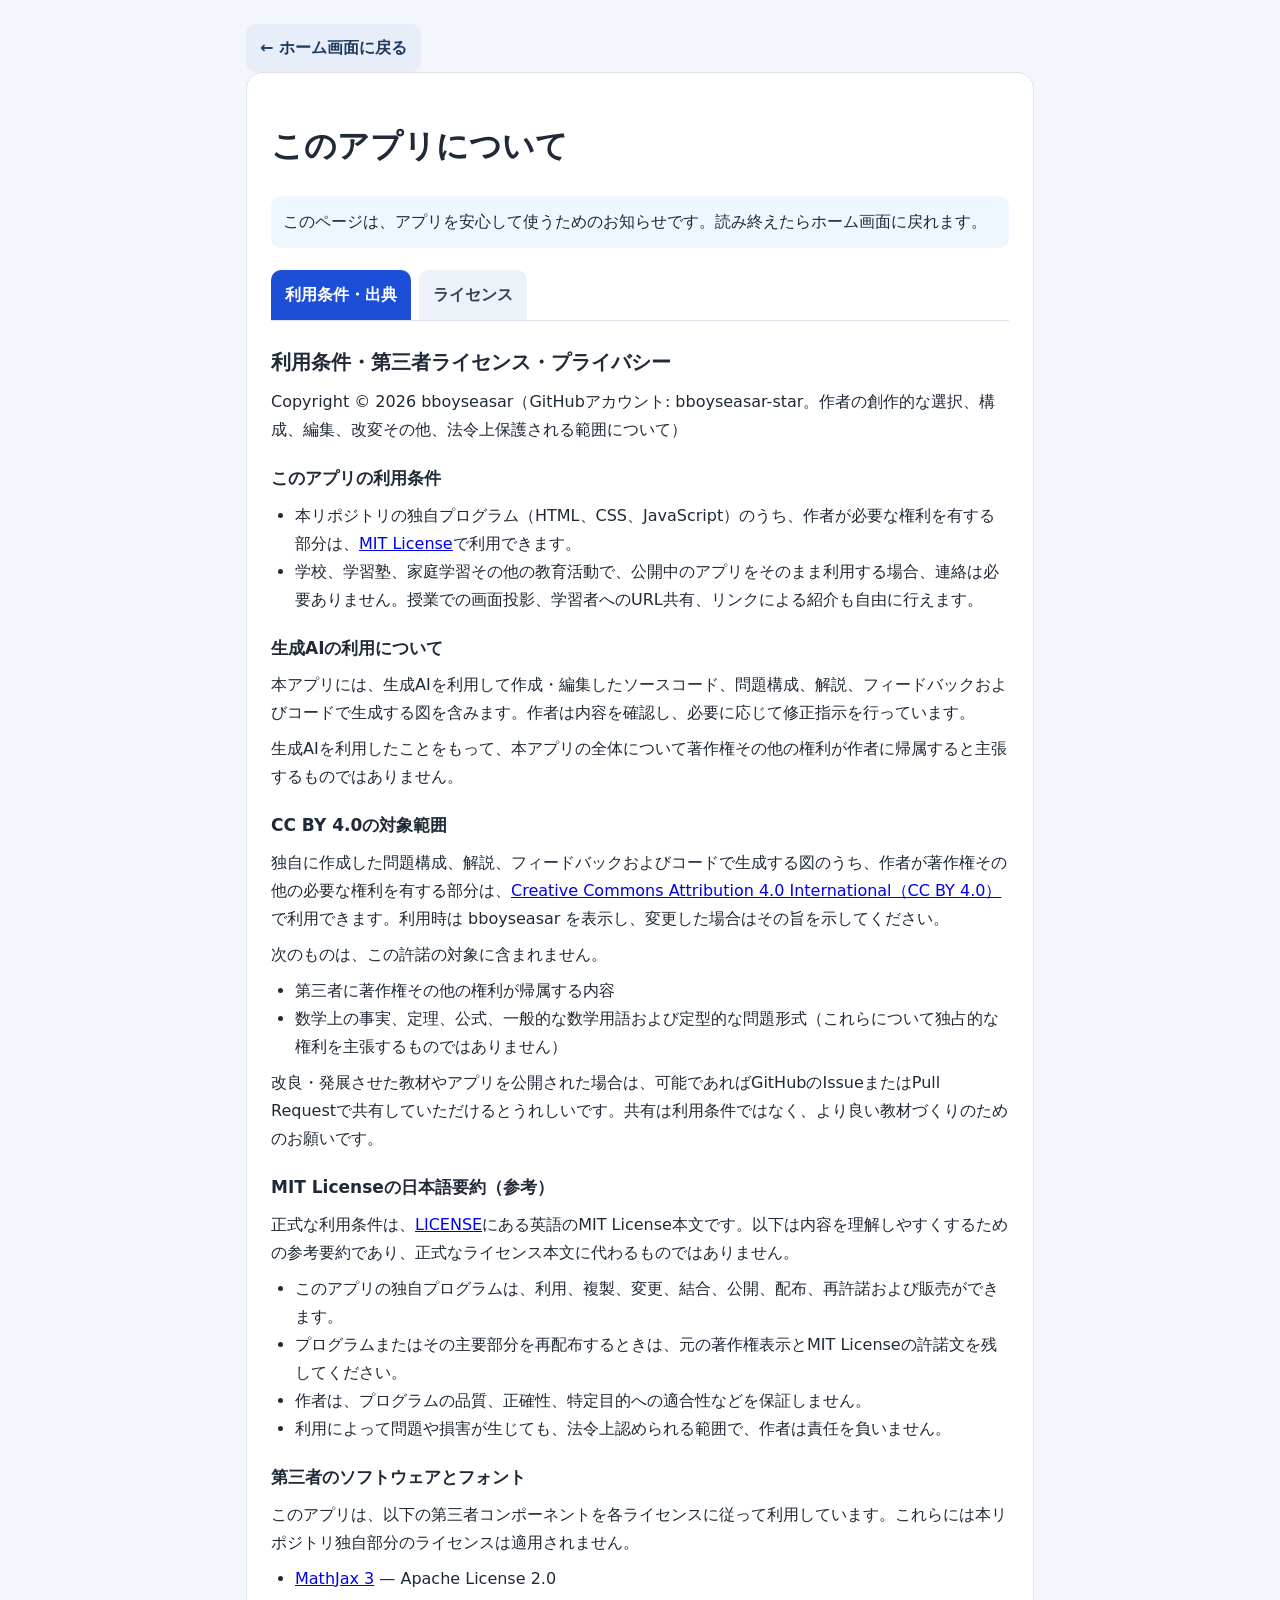
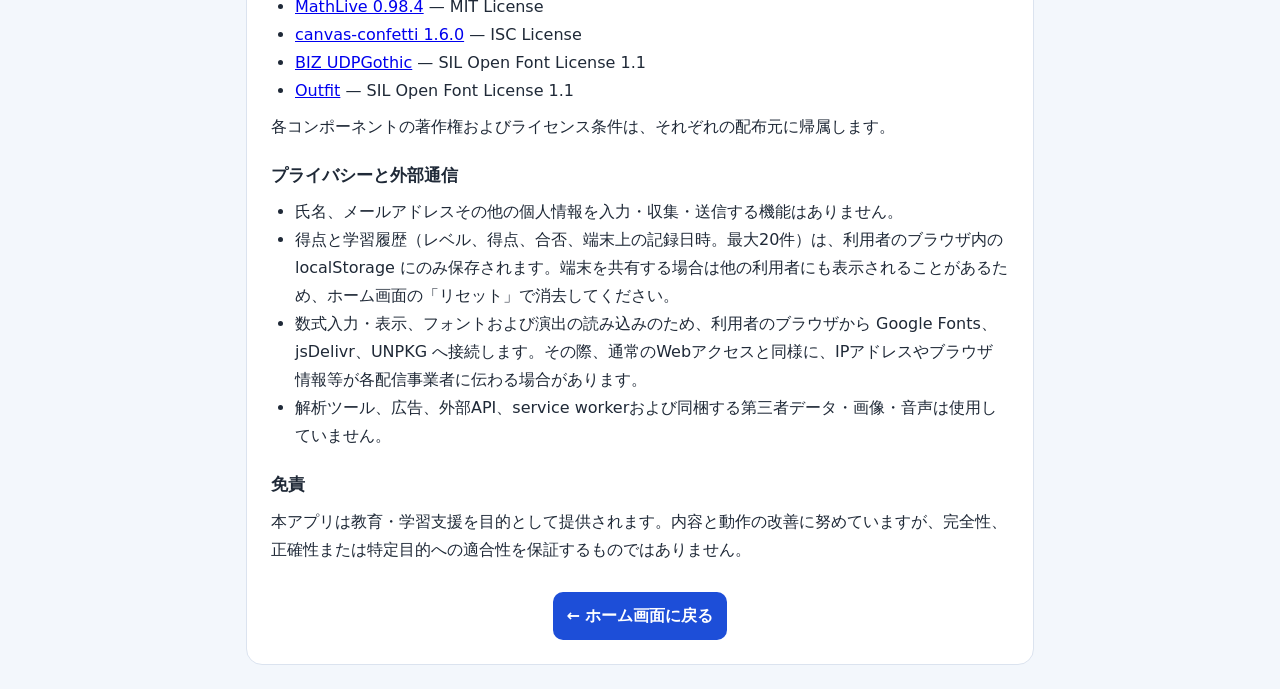
<file: legal.html>
<!doctype html><html lang="ja"><head><meta charset="utf-8"><meta name="viewport" content="width=device-width,initial-scale=1"><title>このアプリについて</title><style>
:root{--ink:#1f2937;--blue:#1d4ed8;--line:#dbe3ef;--bg:#f3f7fc}*{box-sizing:border-box}body{margin:0;background:var(--bg);color:var(--ink);font-family:system-ui,sans-serif;line-height:1.75}main{max-width:820px;margin:24px auto;padding:0 16px}.card{background:#fff;border:1px solid var(--line);border-radius:16px;padding:24px}.button{display:inline-block;padding:10px 14px;border-radius:10px;background:var(--blue);color:#fff;text-decoration:none;font-weight:700;min-height:44px}.back{background:#e8eef9;color:#1e3a5f}.lead{background:#eef6ff;border-radius:10px;padding:12px}.tabs{display:flex;gap:8px;border-bottom:1px solid var(--line);margin:22px 0 18px}.tab{border:0;border-radius:10px 10px 0 0;padding:11px 14px;background:#edf2f8;color:#334155;font:inherit;font-weight:700;cursor:pointer}.tab[aria-selected="true"]{background:var(--blue);color:#fff}.panel[hidden]{display:none}.doc{overflow-wrap:anywhere}.doc h3{font-size:20px;margin:24px 0 8px}.doc h4{font-size:17px;margin:20px 0 6px}.doc p{margin:8px 0}.doc ul{margin:8px 0;padding-left:1.5em}.license{white-space:pre-wrap;overflow-wrap:anywhere;border:1px solid var(--line);border-radius:10px;padding:14px;background:#fbfdff;font-size:14px}.error{background:#fff0f0;color:#b42318;padding:12px;border-radius:10px}footer{text-align:center;margin-top:28px}</style></head>
<body><main><a class="button back" href="./">← ホーム画面に戻る</a><div class="card"><h1>このアプリについて</h1><p class="lead">このページは、アプリを安心して使うためのお知らせです。読み終えたらホーム画面に戻れます。</p><div class="tabs" role="tablist" aria-label="表示する内容"><button class="tab" role="tab" id="terms-tab" aria-controls="terms-panel" aria-selected="true">利用条件・出典</button><button class="tab" role="tab" id="license-tab" aria-controls="license-panel" aria-selected="false">ライセンス</button></div><section id="terms-panel" class="panel" role="tabpanel" aria-labelledby="terms-tab"><div id="notice" class="doc" aria-live="polite">読み込み中です…</div></section><section id="license-panel" class="panel" role="tabpanel" aria-labelledby="license-tab" hidden><p>アプリを改変・配布する場合は、次の正式なライセンス本文を確認してください。</p><div id="license" class="license" aria-live="polite">読み込み中です…</div></section><footer><a class="button" href="./">← ホーム画面に戻る</a></footer></div></main>
<script>const plain=s=>s.replace(/\*\*/g,"").replace(new RegExp(String.fromCharCode(96),"g"),"").trim();const append=(el,text)=>{let p=0;const re=/\[([^\]]+)\]\((https?:\/\/[^\s)]+|(?:\.\/)?[A-Za-z0-9][A-Za-z0-9._-]*)\)/g;for(let m;(m=re.exec(text));){el.append(document.createTextNode(text.slice(p,m.index)));const a=document.createElement("a");a.href=m[2];if(/^https?:/.test(m[2])){a.target="_blank";a.rel="noopener"}a.textContent=m[1];el.append(a);p=re.lastIndex}el.append(document.createTextNode(text.slice(p)))};const renderNotice=text=>{const root=document.querySelector("#notice");root.replaceChildren();let list;for(const raw of text.split(/\r?\n/)){const line=raw.trim();if(!line){list=null;continue}const h=line.match(/^(#{1,6})\s+(.+)/),b=line.match(/^[-*]\s+(.+)/);if(h){const e=document.createElement(h[1].length===1?"h3":"h4");append(e,plain(h[2]));root.append(e);list=null}else if(b){if(!list){list=document.createElement("ul");root.append(list)}const e=document.createElement("li");append(e,plain(b[1]));list.append(e)}else{const e=document.createElement("p");append(e,plain(line));root.append(e);list=null}}};const load=async(p,id,render)=>{const e=document.querySelector(id);try{const r=await fetch(p);if(!r.ok)throw Error();render(await r.text())}catch{e.textContent="本文を表示できませんでした。ホーム画面に戻って、もう一度開いてください。";e.classList.add("error")}};load("NOTICE.md","#notice",renderNotice);load("LICENSE","#license",t=>document.querySelector("#license").textContent=t);for(const tab of document.querySelectorAll(".tab"))tab.addEventListener("click",()=>{const terms=tab.id==="terms-tab";document.querySelector("#terms-panel").hidden=!terms;document.querySelector("#license-panel").hidden=terms;document.querySelector("#terms-tab").setAttribute("aria-selected",terms);document.querySelector("#license-tab").setAttribute("aria-selected",!terms)});</script></body></html>
</file>
